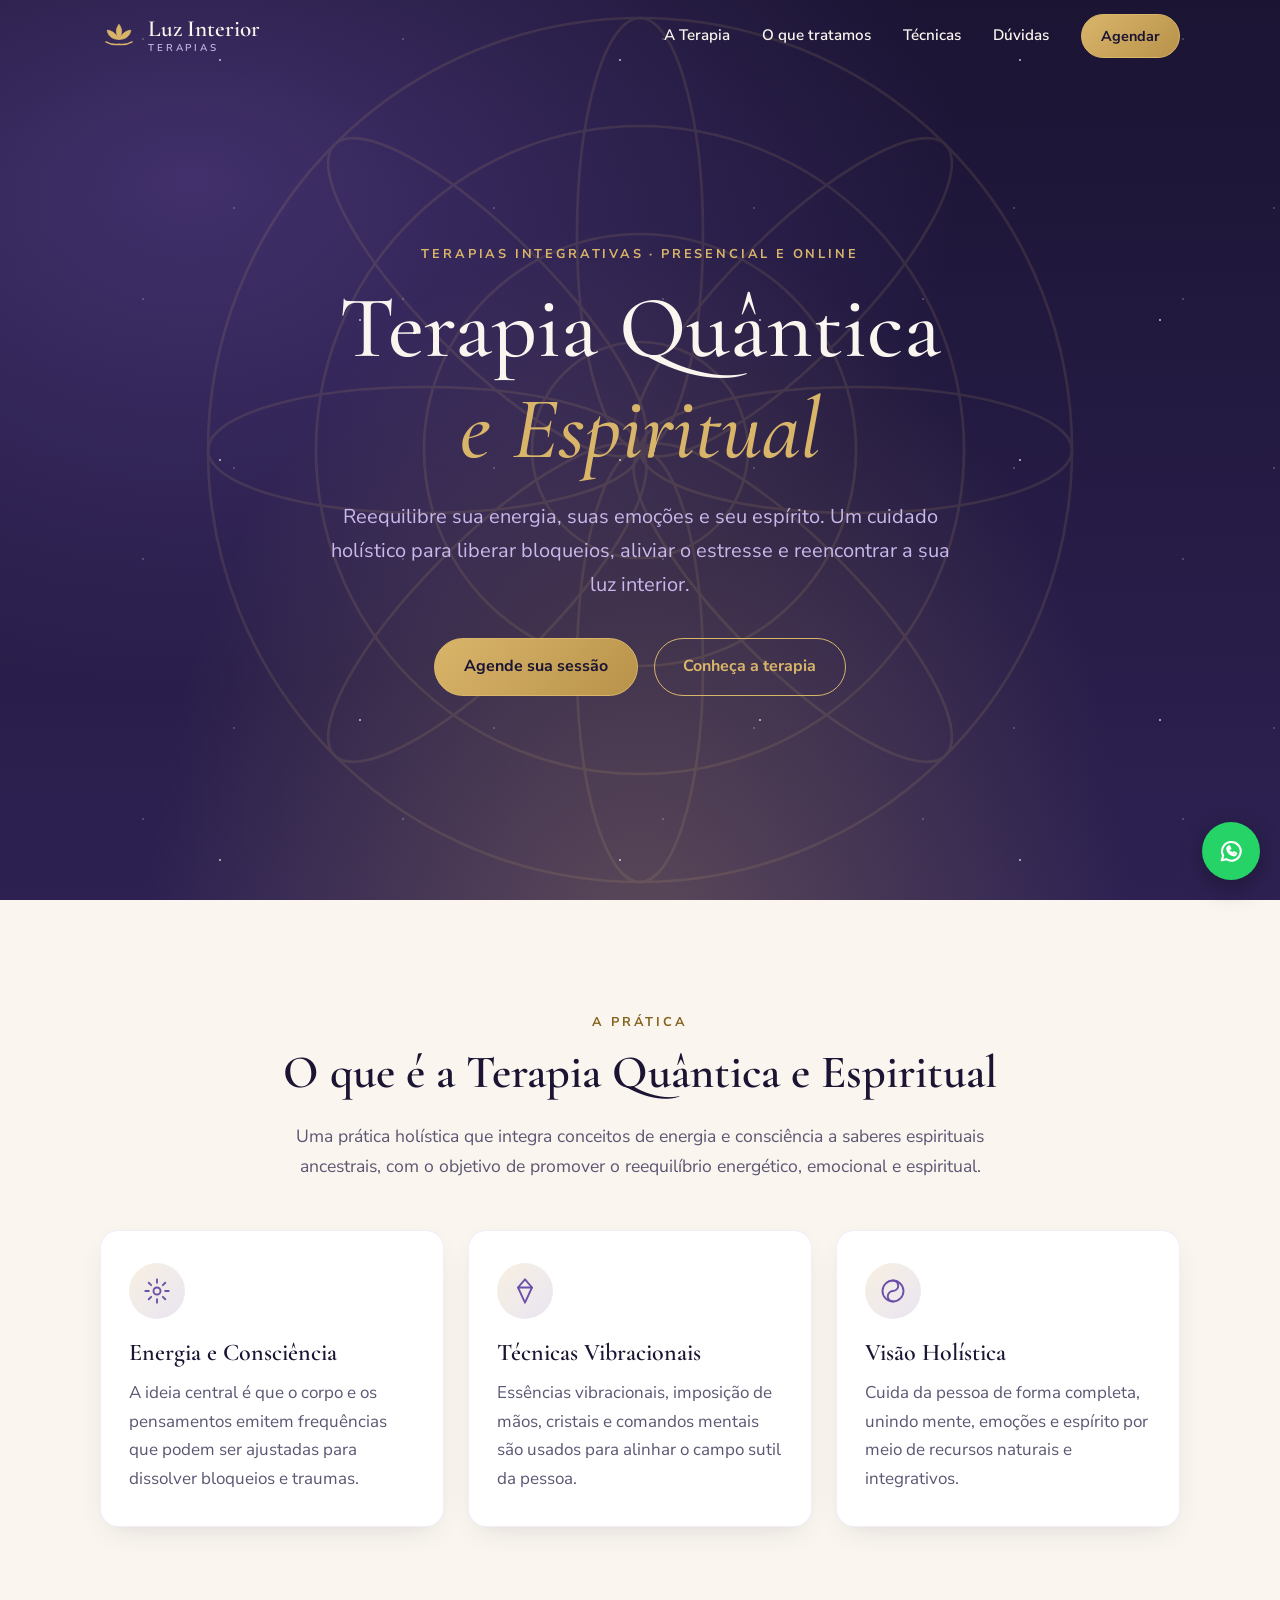
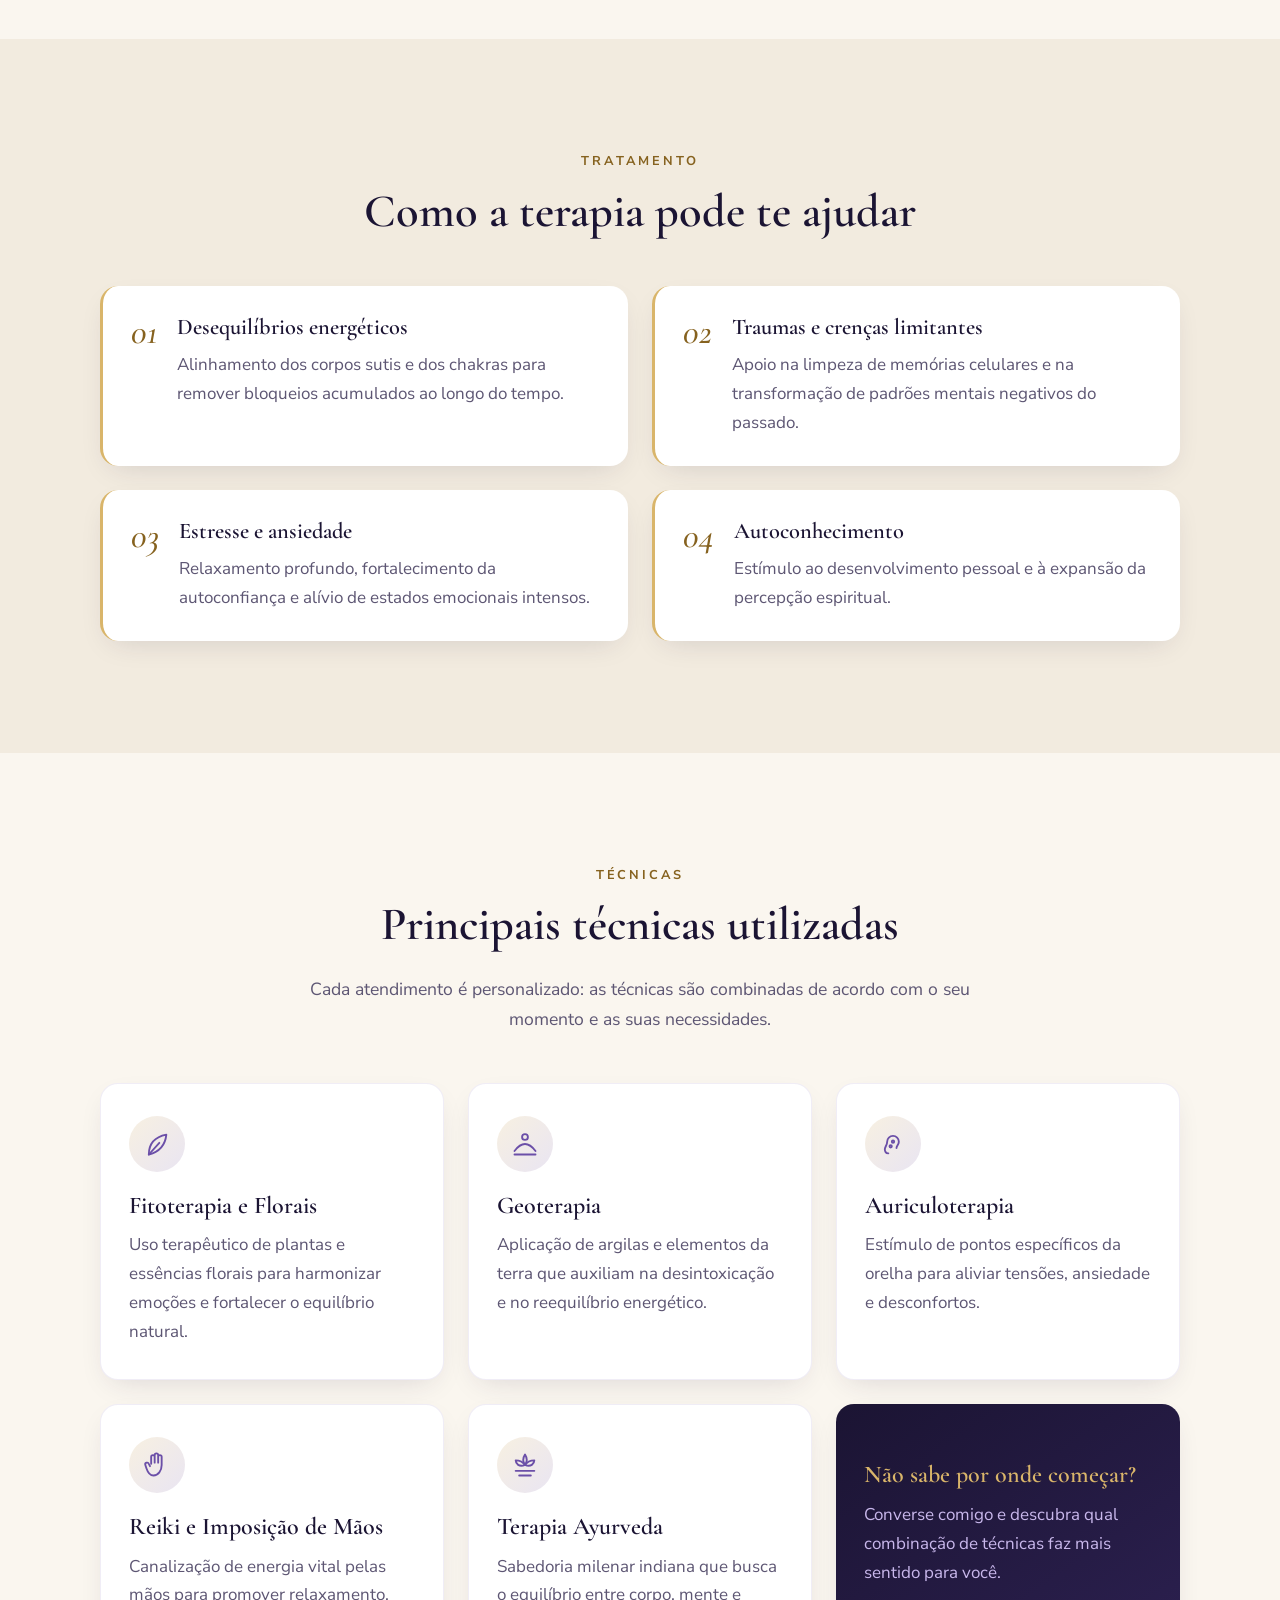
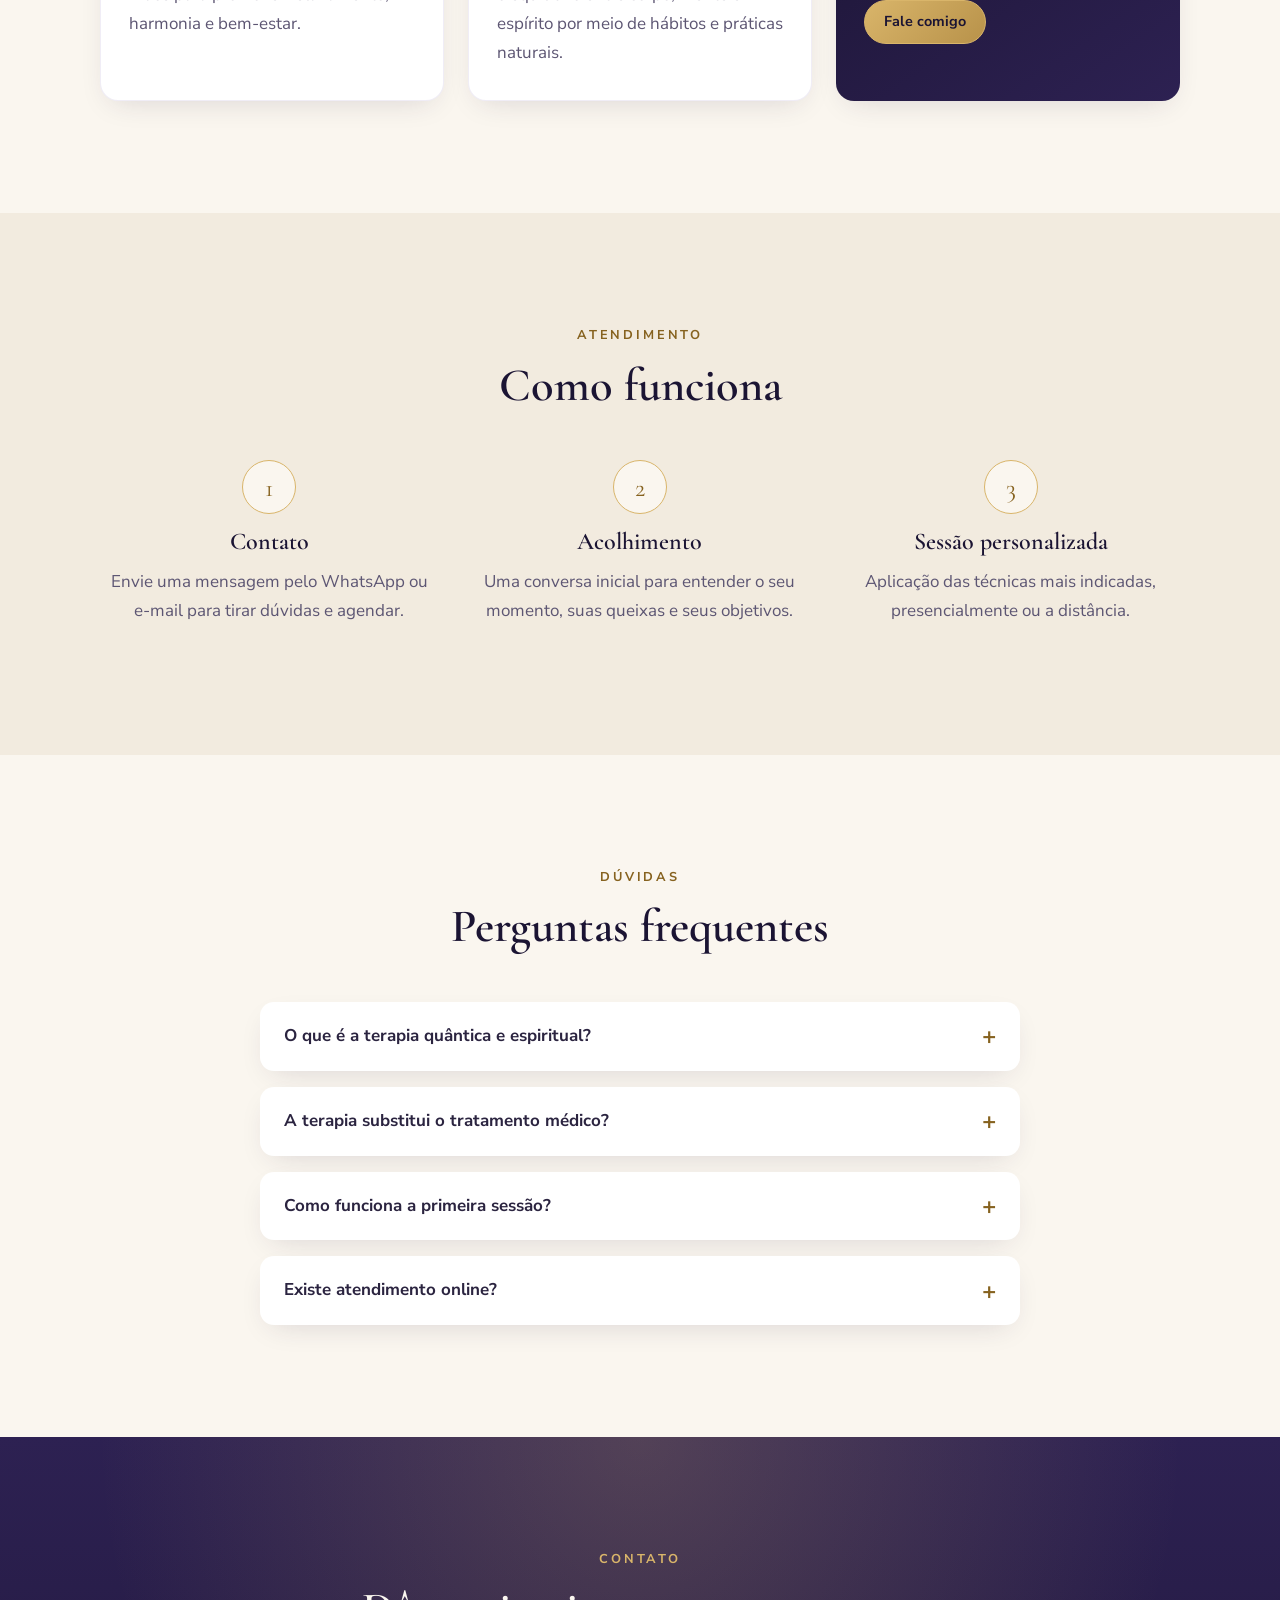
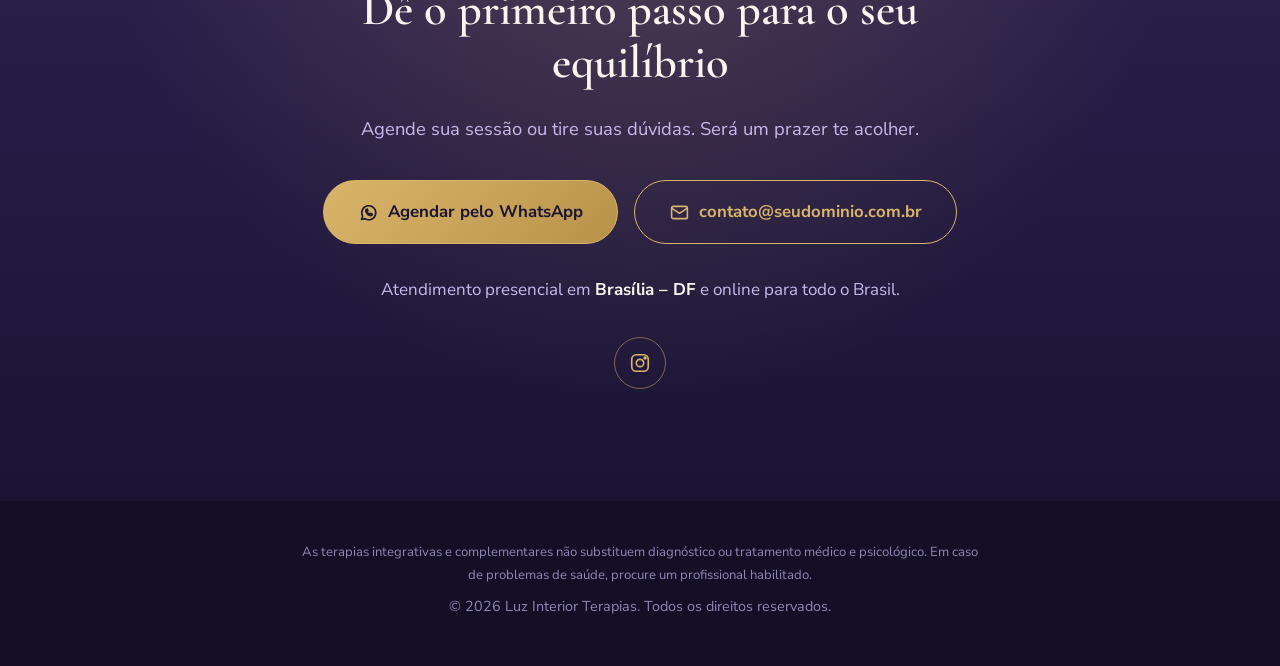
<file: index.html>
<!DOCTYPE html>
<!--
================================================================================
  LANDING PAGE — Terapia Quântica e Espiritual
  --------------------------------------------------------------------------------
  Estrutura do projeto:
    index.html            → página única (este arquivo)
    404.html              → página de erro
    assets/css/style.css  → estilos (variáveis de tema no topo)
    assets/js/main.js     → interações (menu mobile, animações, ano no rodapé)
    assets/img/           → favicon, imagem de compartilhamento (Open Graph)
    robots.txt / sitemap.xml / site.webmanifest / .htaccess
================================================================================
-->
<html lang="pt-BR">
<head>
  <meta charset="UTF-8">
  <meta name="viewport" content="width=device-width, initial-scale=1">

  <!-- ===================== SEO BÁSICO ===================== -->
  <title>Terapia Quântica e Espiritual em Sua Cidade | Luz Interior Terapias</title>
  <meta name="description" content="Terapia quântica e espiritual para equilíbrio energético e emocional: Reiki, florais, auriculoterapia, geoterapia e ayurveda. Agende sua sessão.">
  <meta name="keywords" content="terapia quântica, terapia espiritual, reiki, florais, fitoterapia, auriculoterapia, geoterapia, ayurveda, terapia holística, alinhamento de chakras">
  <meta name="author" content="Luz Interior Terapias">
  <meta name="robots" content="index, follow, max-image-preview:large">
  <link rel="canonical" href="https://www.seudominio.com.br/">
  <meta name="theme-color" content="#1b1433">

  <!-- ===================== OPEN GRAPH (Facebook, WhatsApp, LinkedIn) ===================== -->
  <meta property="og:type" content="website">
  <meta property="og:locale" content="pt_BR">
  <meta property="og:site_name" content="Luz Interior Terapias">
  <meta property="og:title" content="Terapia Quântica e Espiritual | Luz Interior Terapias">
  <meta property="og:description" content="Reequilíbrio energético, emocional e espiritual com Reiki, florais, auriculoterapia, geoterapia e ayurveda.">
  <meta property="og:url" content="https://www.seudominio.com.br/">
  <meta property="og:image" content="https://www.seudominio.com.br/assets/img/og-image.jpg">
  <meta property="og:image:width" content="1200">
  <meta property="og:image:height" content="630">
  <meta property="og:image:alt" content="Terapia Quântica e Espiritual — Luz Interior Terapias">

  <!-- ===================== TWITTER / X ===================== -->
  <meta name="twitter:card" content="summary_large_image">
  <meta name="twitter:title" content="Terapia Quântica e Espiritual | Luz Interior Terapias">
  <meta name="twitter:description" content="Reequilíbrio energético, emocional e espiritual. Agende sua sessão.">
  <meta name="twitter:image" content="https://www.seudominio.com.br/assets/img/og-image.jpg">

  <!-- ===================== ÍCONES E MANIFEST ===================== -->
  <link rel="icon" href="assets/img/favicon.svg" type="image/svg+xml">
  <link rel="icon" href="assets/img/favicon-32.png" sizes="32x32" type="image/png">
  <link rel="apple-touch-icon" href="assets/img/apple-touch-icon.png">
  <link rel="manifest" href="site.webmanifest">

  <!-- ===================== FONTES (auto-hospedadas em assets/fonts/) =====================
       Servidas do próprio domínio: sem requisição bloqueante a terceiros e sem
       envio do IP do visitante ao Google (LGPD). O preload inicia o download
       junto com o HTML; os @font-face ficam no início do style.css. -->
  <link rel="preload" href="assets/fonts/cormorant-garamond-latin-var.woff2" as="font" type="font/woff2" crossorigin>
  <link rel="preload" href="assets/fonts/cormorant-garamond-latin-500-italic.woff2" as="font" type="font/woff2" crossorigin>
  <link rel="preload" href="assets/fonts/nunito-sans-latin-var.woff2" as="font" type="font/woff2" crossorigin>

  <!-- ===================== ESTILOS ===================== -->
  <link rel="stylesheet" href="assets/css/style.css">

  <!-- ===================== DADOS ESTRUTURADOS (Schema.org / JSON-LD) =====================
       Ajudam o Google a entender o negócio (nome, serviços, contato, redes sociais)
       e podem gerar resultados enriquecidos. Teste em: https://search.google.com/test/rich-results -->
  <script type="application/ld+json">
  {
    "@context": "https://schema.org",
    "@type": "HealthAndBeautyBusiness",
    "@id": "https://www.seudominio.com.br/#negocio",
    "name": "Luz Interior Terapias",
    "description": "Terapia quântica e espiritual para reequilíbrio energético, emocional e espiritual.",
    "url": "https://www.seudominio.com.br/",
    "image": "https://www.seudominio.com.br/assets/img/og-image.jpg",
    "logo": "https://www.seudominio.com.br/assets/img/apple-touch-icon.png",
    "telephone": "+55-11-90000-0000",
    "email": "contato@seudominio.com.br",
    "priceRange": "$$",
    "address": {
      "@type": "PostalAddress",
      "addressLocality": "Sua Cidade",
      "addressRegion": "UF",
      "addressCountry": "BR"
    },
    "areaServed": "Sua Cidade e atendimentos online",
    "sameAs": [
      "https://www.instagram.com/seuperfil",
      "https://www.facebook.com/seuperfil",
      "https://www.youtube.com/@seuperfil"
    ],
    "hasOfferCatalog": {
      "@type": "OfferCatalog",
      "name": "Terapias",
      "itemListElement": [
        { "@type": "Offer", "itemOffered": { "@type": "Service", "name": "Fitoterapia e Florais" } },
        { "@type": "Offer", "itemOffered": { "@type": "Service", "name": "Geoterapia" } },
        { "@type": "Offer", "itemOffered": { "@type": "Service", "name": "Auriculoterapia" } },
        { "@type": "Offer", "itemOffered": { "@type": "Service", "name": "Reiki e Imposição de Mãos" } },
        { "@type": "Offer", "itemOffered": { "@type": "Service", "name": "Terapia Ayurveda" } }
      ]
    }
  }
  </script>
  <script type="application/ld+json">
  {
    "@context": "https://schema.org",
    "@type": "FAQPage",
    "mainEntity": [
      {
        "@type": "Question",
        "name": "O que é a terapia quântica e espiritual?",
        "acceptedAnswer": { "@type": "Answer", "text": "É uma prática holística e integrativa que trabalha o equilíbrio energético, emocional e espiritual da pessoa, utilizando técnicas como Reiki, florais, auriculoterapia, geoterapia e ayurveda." }
      },
      {
        "@type": "Question",
        "name": "A terapia substitui o tratamento médico?",
        "acceptedAnswer": { "@type": "Answer", "text": "Não. As terapias integrativas são complementares e não substituem diagnóstico, acompanhamento ou tratamento médico e psicológico." }
      },
      {
        "@type": "Question",
        "name": "Como funciona a primeira sessão?",
        "acceptedAnswer": { "@type": "Answer", "text": "A primeira sessão começa com uma conversa acolhedora para entender o seu momento e seus objetivos. A partir disso, as técnicas mais adequadas são escolhidas para você." }
      },
      {
        "@type": "Question",
        "name": "Existe atendimento online?",
        "acceptedAnswer": { "@type": "Answer", "text": "Sim, algumas práticas podem ser realizadas a distância. Entre em contato para saber quais modalidades estão disponíveis." }
      }
    ]
  }
  </script>

  <!-- ===================== RASTREAMENTO (OPCIONAL) =====================
       Para campanhas de tráfego pago, descomente e preencha os IDs abaixo.
       ATENÇÃO (LGPD): ao ativar pixels/analytics, adicione um aviso de cookies
       e uma política de privacidade.

  Google Analytics 4 — troque G-XXXXXXXXXX pelo seu ID:
  <script async src="https://www.googletagmanager.com/gtag/js?id=G-XXXXXXXXXX"></script>
  <script>
    window.dataLayer = window.dataLayer || [];
    function gtag(){dataLayer.push(arguments);}
    gtag('js', new Date());
    gtag('config', 'G-XXXXXXXXXX');
  </script>

  Meta Pixel (Facebook/Instagram Ads) — cole aqui o código gerado no Gerenciador de Eventos.
  -->
</head>

<body>
  <!-- Link de acessibilidade: permite pular direto para o conteúdo via teclado -->
  <a class="skip-link" href="#conteudo">Pular para o conteúdo</a>

  <!-- ============================================================
       CABEÇALHO / NAVEGAÇÃO
       ============================================================ -->
  <header class="site-header" id="topo">
    <div class="container header-inner">
      <a href="#topo" class="brand" aria-label="Luz Interior Terapias — início">
        <!-- Símbolo: flor de lótus estilizada (SVG inline, sem requisição extra) -->
        <svg class="brand-icon" viewBox="0 0 64 64" aria-hidden="true">
          <path d="M32 12c5 7 7 14 0 26-7-12-5-19 0-26z" />
          <path d="M32 38c-4-9-11-15-20-16 1 9 8 16 20 16z" />
          <path d="M32 38c4-9 11-15 20-16-1 9-8 16-20 16z" />
          <path d="M10 42c7 4 15 5 22 4 7 1 15 0 22-4" fill="none" stroke-width="2.5" stroke-linecap="round" />
        </svg>
        <span class="brand-name">Luz Interior <small>Terapias</small></span>
      </a>

      <button class="nav-toggle" aria-expanded="false" aria-controls="menu" aria-label="Abrir menu">
        <span></span><span></span><span></span>
      </button>

      <nav id="menu" class="site-nav" aria-label="Menu principal">
        <ul>
          <li><a href="#sobre">A Terapia</a></li>
          <li><a href="#tratamento">O que tratamos</a></li>
          <li><a href="#tecnicas">Técnicas</a></li>
          <li><a href="#faq">Dúvidas</a></li>
          <li><a href="#contato" class="btn btn-sm">Agendar</a></li>
        </ul>
      </nav>
    </div>
  </header>

  <main id="conteudo">

    <!-- ============================================================
         HERO — primeira dobra: título principal (H1) + chamada para ação
         ============================================================ -->
    <section class="hero" aria-labelledby="hero-titulo">
      <div class="hero-stars" aria-hidden="true"></div>
      <!-- Mandala decorativa ao fundo -->
      <svg class="hero-mandala" viewBox="0 0 200 200" aria-hidden="true">
        <g fill="none" stroke="currentColor" stroke-width="0.6">
          <circle cx="100" cy="100" r="96" />
          <circle cx="100" cy="100" r="72" />
          <circle cx="100" cy="100" r="48" />
          <circle cx="100" cy="100" r="24" />
          <g id="petalas">
            <ellipse cx="100" cy="52" rx="14" ry="48" />
            <ellipse cx="100" cy="52" rx="14" ry="48" transform="rotate(45 100 100)" />
            <ellipse cx="100" cy="52" rx="14" ry="48" transform="rotate(90 100 100)" />
            <ellipse cx="100" cy="52" rx="14" ry="48" transform="rotate(135 100 100)" />
            <ellipse cx="100" cy="52" rx="14" ry="48" transform="rotate(180 100 100)" />
            <ellipse cx="100" cy="52" rx="14" ry="48" transform="rotate(225 100 100)" />
            <ellipse cx="100" cy="52" rx="14" ry="48" transform="rotate(270 100 100)" />
            <ellipse cx="100" cy="52" rx="14" ry="48" transform="rotate(315 100 100)" />
          </g>
        </g>
      </svg>

      <div class="container hero-content">
        <p class="eyebrow">Terapias Integrativas · Presencial e Online</p>
        <h1 id="hero-titulo">Terapia Quântica <span>e Espiritual</span></h1>
        <p class="hero-lead">
          Reequilibre sua energia, suas emoções e seu espírito. Um cuidado holístico
          para liberar bloqueios, aliviar o estresse e reencontrar a sua luz interior.
        </p>
        <div class="hero-actions">
          <a href="#contato" class="btn">Agende sua sessão</a>
          <a href="#sobre" class="btn btn-ghost">Conheça a terapia</a>
        </div>
      </div>
    </section>

    <!-- ============================================================
         SOBRE A TERAPIA — o que é e como funciona a prática
         ============================================================ -->
    <section class="section" id="sobre" aria-labelledby="sobre-titulo">
      <div class="container">
        <header class="section-head reveal">
          <p class="eyebrow">A prática</p>
          <h2 id="sobre-titulo">O que é a Terapia Quântica e Espiritual</h2>
          <p>
            Uma prática holística que integra conceitos de energia e consciência a
            saberes espirituais ancestrais, com o objetivo de promover o reequilíbrio
            energético, emocional e espiritual.
          </p>
        </header>

        <div class="grid grid-3">
          <article class="card reveal">
            <div class="card-icon" aria-hidden="true">
              <svg viewBox="0 0 24 24"><circle cx="12" cy="12" r="3"/><path d="M12 2v3M12 19v3M2 12h3M19 12h3M4.9 4.9l2.1 2.1M17 17l2.1 2.1M4.9 19.1 7 17M17 7l2.1-2.1"/></svg>
            </div>
            <h3>Energia e Consciência</h3>
            <p>
              A ideia central é que o corpo e os pensamentos emitem frequências que
              podem ser ajustadas para dissolver bloqueios e traumas.
            </p>
          </article>

          <article class="card reveal">
            <div class="card-icon" aria-hidden="true">
              <svg viewBox="0 0 24 24"><path d="M12 2 6 9l6 13 6-13-6-7z"/><path d="M6 9h12"/></svg>
            </div>
            <h3>Técnicas Vibracionais</h3>
            <p>
              Essências vibracionais, imposição de mãos, cristais e comandos mentais
              são usados para alinhar o campo sutil da pessoa.
            </p>
          </article>

          <article class="card reveal">
            <div class="card-icon" aria-hidden="true">
              <svg viewBox="0 0 24 24"><circle cx="12" cy="12" r="9"/><path d="M12 3a4.5 4.5 0 0 1 0 9 4.5 4.5 0 0 0 0 9"/></svg>
            </div>
            <h3>Visão Holística</h3>
            <p>
              Cuida da pessoa de forma completa, unindo mente, emoções e espírito
              por meio de recursos naturais e integrativos.
            </p>
          </article>
        </div>
      </div>
    </section>

    <!-- ============================================================
         TRATAMENTO — o que a terapia trabalha (benefícios)
         ============================================================ -->
    <section class="section section-alt" id="tratamento" aria-labelledby="tratamento-titulo">
      <div class="container">
        <header class="section-head reveal">
          <p class="eyebrow">Tratamento</p>
          <h2 id="tratamento-titulo">Como a terapia pode te ajudar</h2>
        </header>

        <div class="grid grid-2">
          <article class="benefit reveal">
            <span class="benefit-num" aria-hidden="true">01</span>
            <div>
              <h3>Desequilíbrios energéticos</h3>
              <p>Alinhamento dos corpos sutis e dos chakras para remover bloqueios acumulados ao longo do tempo.</p>
            </div>
          </article>

          <article class="benefit reveal">
            <span class="benefit-num" aria-hidden="true">02</span>
            <div>
              <h3>Traumas e crenças limitantes</h3>
              <p>Apoio na limpeza de memórias celulares e na transformação de padrões mentais negativos do passado.</p>
            </div>
          </article>

          <article class="benefit reveal">
            <span class="benefit-num" aria-hidden="true">03</span>
            <div>
              <h3>Estresse e ansiedade</h3>
              <p>Relaxamento profundo, fortalecimento da autoconfiança e alívio de estados emocionais intensos.</p>
            </div>
          </article>

          <article class="benefit reveal">
            <span class="benefit-num" aria-hidden="true">04</span>
            <div>
              <h3>Autoconhecimento</h3>
              <p>Estímulo ao desenvolvimento pessoal e à expansão da percepção espiritual.</p>
            </div>
          </article>
        </div>
      </div>
    </section>

    <!-- ============================================================
         TÉCNICAS — principais técnicas utilizadas
         Para adicionar uma técnica, copie um bloco <article class="card technique">.
         ============================================================ -->
    <section class="section" id="tecnicas" aria-labelledby="tecnicas-titulo">
      <div class="container">
        <header class="section-head reveal">
          <p class="eyebrow">Técnicas</p>
          <h2 id="tecnicas-titulo">Principais técnicas utilizadas</h2>
          <p>Cada atendimento é personalizado: as técnicas são combinadas de acordo com o seu momento e as suas necessidades.</p>
        </header>

        <div class="grid grid-3 techniques">
          <article class="card technique reveal">
            <div class="card-icon" aria-hidden="true">
              <svg viewBox="0 0 24 24"><path d="M5 21c0-9 5-15 15-17-1 10-7 15-15 17z"/><path d="M5 21 14 11"/></svg>
            </div>
            <h3>Fitoterapia e Florais</h3>
            <p>Uso terapêutico de plantas e essências florais para harmonizar emoções e fortalecer o equilíbrio natural.</p>
          </article>

          <article class="card technique reveal">
            <div class="card-icon" aria-hidden="true">
              <svg viewBox="0 0 24 24"><path d="M3 18c3-4 6-6 9-6s6 2 9 6"/><path d="M3 21h18"/><circle cx="12" cy="6" r="2.5"/></svg>
            </div>
            <h3>Geoterapia</h3>
            <p>Aplicação de argilas e elementos da terra que auxiliam na desintoxicação e no reequilíbrio energético.</p>
          </article>

          <article class="card technique reveal">
            <div class="card-icon" aria-hidden="true">
              <svg viewBox="0 0 24 24"><path d="M8 20c-2 0-3-1.5-3-3.5S7 13 7 10a5 5 0 0 1 10 0c0 2.5-2 3.5-2 5.5"/><circle cx="12" cy="10" r="1"/><circle cx="10" cy="14" r="1"/></svg>
            </div>
            <h3>Auriculoterapia</h3>
            <p>Estímulo de pontos específicos da orelha para aliviar tensões, ansiedade e desconfortos.</p>
          </article>

          <article class="card technique reveal">
            <div class="card-icon" aria-hidden="true">
              <svg viewBox="0 0 24 24"><path d="M7 11V5a1.5 1.5 0 0 1 3 0v5M10 10V3.5a1.5 1.5 0 0 1 3 0V10M13 10V5a1.5 1.5 0 0 1 3 0v7c0 5-3 9-7 9-3 0-5-3-6-6l-1-3a1.5 1.5 0 0 1 3-1l1 2"/></svg>
            </div>
            <h3>Reiki e Imposição de Mãos</h3>
            <p>Canalização de energia vital pelas mãos para promover relaxamento, harmonia e bem-estar.</p>
          </article>

          <article class="card technique reveal">
            <div class="card-icon" aria-hidden="true">
              <svg viewBox="0 0 24 24"><path d="M12 3c2 3 2 6 0 9-2-3-2-6 0-9z"/><path d="M12 12c-2-3-5-4-8-4 0 3 3 6 8 4zM12 12c2-3 5-4 8-4 0 3-3 6-8 4z"/><path d="M4 17h16M7 21h10"/></svg>
            </div>
            <h3>Terapia Ayurveda</h3>
            <p>Sabedoria milenar indiana que busca o equilíbrio entre corpo, mente e espírito por meio de hábitos e práticas naturais.</p>
          </article>

          <!-- Card de chamada para ação que completa a grade de 6 -->
          <article class="card technique card-cta reveal">
            <h3>Não sabe por onde começar?</h3>
            <p>Converse comigo e descubra qual combinação de técnicas faz mais sentido para você.</p>
            <a href="#contato" class="btn btn-sm">Fale comigo</a>
          </article>
        </div>
      </div>
    </section>

    <!-- ============================================================
         COMO FUNCIONA — passos do atendimento
         ============================================================ -->
    <section class="section section-alt" id="como-funciona" aria-labelledby="passos-titulo">
      <div class="container">
        <header class="section-head reveal">
          <p class="eyebrow">Atendimento</p>
          <h2 id="passos-titulo">Como funciona</h2>
        </header>
        <ol class="steps">
          <li class="reveal">
            <h3>Contato</h3>
            <p>Envie uma mensagem pelo WhatsApp ou e-mail para tirar dúvidas e agendar.</p>
          </li>
          <li class="reveal">
            <h3>Acolhimento</h3>
            <p>Uma conversa inicial para entender o seu momento, suas queixas e seus objetivos.</p>
          </li>
          <li class="reveal">
            <h3>Sessão personalizada</h3>
            <p>Aplicação das técnicas mais indicadas, presencialmente ou a distância.</p>
          </li>
        </ol>
      </div>
    </section>

    <!-- ============================================================
         FAQ — perguntas frequentes (também marcado em JSON-LD no <head>)
         <details>/<summary> funciona sem JavaScript.
         ============================================================ -->
    <section class="section" id="faq" aria-labelledby="faq-titulo">
      <div class="container container-narrow">
        <header class="section-head reveal">
          <p class="eyebrow">Dúvidas</p>
          <h2 id="faq-titulo">Perguntas frequentes</h2>
        </header>

        <div class="faq">
          <details class="reveal">
            <summary>O que é a terapia quântica e espiritual?</summary>
            <p>É uma prática holística e integrativa que trabalha o equilíbrio energético, emocional e espiritual da pessoa, utilizando técnicas como Reiki, florais, auriculoterapia, geoterapia e ayurveda.</p>
          </details>
          <details class="reveal">
            <summary>A terapia substitui o tratamento médico?</summary>
            <p>Não. As terapias integrativas são complementares e não substituem diagnóstico, acompanhamento ou tratamento médico e psicológico.</p>
          </details>
          <details class="reveal">
            <summary>Como funciona a primeira sessão?</summary>
            <p>A primeira sessão começa com uma conversa acolhedora para entender o seu momento e seus objetivos. A partir disso, as técnicas mais adequadas são escolhidas para você.</p>
          </details>
          <details class="reveal">
            <summary>Existe atendimento online?</summary>
            <p>Sim, algumas práticas podem ser realizadas a distância. Entre em contato para saber quais modalidades estão disponíveis.</p>
          </details>
        </div>
      </div>
    </section>

    <!-- ============================================================
         CONTATO E REDES SOCIAIS
         ============================================================ -->
    <section class="section contact" id="contato" aria-labelledby="contato-titulo">
      <div class="container contact-inner reveal">
        <p class="eyebrow">Contato</p>
        <h2 id="contato-titulo">Dê o primeiro passo para o seu equilíbrio</h2>
        <p class="contact-lead">Agende sua sessão ou tire suas dúvidas. Será um prazer te acolher.</p>

        <div class="contact-actions">
          <a class="btn btn-lg" data-track="whatsapp"
             href="https://wa.me/5561998837963?text=Ol%C3%A1!%20Vim%20pelo%20site%20e%20gostaria%20de%20agendar%20uma%20sess%C3%A3o."
             target="_blank" rel="noopener">
            <svg viewBox="0 0 24 24" aria-hidden="true"><path d="M4 20l1.3-3.9A8 8 0 1 1 8 19z"/><path d="M9 9.5c.5 2 2.5 4 4.5 4.5l1-1 2 1c-.5 1.5-1.5 2-3 1.5A7 7 0 0 1 9 11c-.5-1.5 0-2.5 1.5-3l1 2z"/></svg>
            Agendar pelo WhatsApp
          </a>
          <a class="btn btn-ghost btn-lg" data-track="email" href="mailto:contato@seudominio.com.br?subject=Agendamento%20de%20sess%C3%A3o">
            <svg viewBox="0 0 24 24" aria-hidden="true"><rect x="3" y="5" width="18" height="14" rx="2"/><path d="m3 7 9 6 9-6"/></svg>
            contato@seudominio.com.br
          </a>
        </div>

        <p class="contact-info">
          Atendimento presencial em <strong>Brasília – DF</strong> e online para todo o Brasil.
        </p>

        <ul class="social" aria-label="Redes sociais">
          <li>
            <a href="https://www.instagram.com/seuperfil" target="_blank" rel="noopener" aria-label="Instagram" data-track="instagram">
              <svg viewBox="0 0 24 24" aria-hidden="true"><rect x="3" y="3" width="18" height="18" rx="5"/><circle cx="12" cy="12" r="4"/><circle cx="17.5" cy="6.5" r="1" class="fill"/></svg>
            </a>
          </li>
          <!-- <li>
            <a href="https://www.facebook.com/seuperfil" target="_blank" rel="noopener" aria-label="Facebook" data-track="facebook">
              <svg viewBox="0 0 24 24" aria-hidden="true"><path d="M14 8h3V4h-3a4 4 0 0 0-4 4v2H7v4h3v7h4v-7h3l1-4h-4V8z"/></svg>
            </a>
          </li>
          <li>
            <a href="https://www.youtube.com/@seuperfil" target="_blank" rel="noopener" aria-label="YouTube" data-track="youtube">
              <svg viewBox="0 0 24 24" aria-hidden="true"><rect x="2" y="5" width="20" height="14" rx="4"/><path d="m10 9 5 3-5 3z" class="fill"/></svg>
            </a>
          </li> -->
        </ul>
      </div>
    </section>
  </main>

  <!-- ============================================================
       RODAPÉ — inclui aviso legal (importante para anúncios e ética profissional)
       ============================================================ -->
  <footer class="site-footer">
    <div class="container">
      <p class="disclaimer">
        As terapias integrativas e complementares não substituem diagnóstico ou
        tratamento médico e psicológico. Em caso de problemas de saúde, procure um
        profissional habilitado.
      </p>
      <p>&copy; <span id="ano">2026</span> Luz Interior Terapias. Todos os direitos reservados.</p>
    </div>
    <!-- Botão flutuante de WhatsApp (principal canal de conversão). Fica dentro do
         <footer> para pertencer a um "landmark" (acessibilidade); na tela é fixo. -->
    <a class="whatsapp-float" data-track="whatsapp-flutuante"
       href="https://wa.me/5561998837963?text=Ol%C3%A1!%20Vim%20pelo%20site%20e%20gostaria%20de%20agendar%20uma%20sess%C3%A3o."
       target="_blank" rel="noopener" aria-label="Conversar pelo WhatsApp">
      <svg viewBox="0 0 24 24" aria-hidden="true"><path d="M4 20l1.3-3.9A8 8 0 1 1 8 19z"/><path d="M9 9.5c.5 2 2.5 4 4.5 4.5l1-1 2 1c-.5 1.5-1.5 2-3 1.5A7 7 0 0 1 9 11c-.5-1.5 0-2.5 1.5-3l1 2z"/></svg>
    </a>
  </footer>


  <!-- Script carregado com "defer": não bloqueia a renderização da página -->
  <script src="assets/js/main.js" defer></script>
</body>
</html>
</file>
<file: assets/css/style.css>
/* ==========================================================================
   Terapia Quântica e Espiritual — Folha de estilos
   --------------------------------------------------------------------------
   Índice:
     0. Fontes (@font-face, arquivos em assets/fonts/)
     1. Variáveis de tema (cores, fontes, espaçamentos)  ← personalize aqui
     2. Reset e base
     3. Utilitários (container, botões, títulos)
     4. Cabeçalho e navegação
     5. Hero
     6. Seções e cards
     7. Benefícios, passos e FAQ
     8. Contato e redes sociais
     9. Rodapé e botão flutuante
    10. Animações
    11. Responsividade
    12. Página 404
   Abordagem mobile-first: estilos base para celular, media queries ampliam.
   ========================================================================== */


/* 0. FONTES
   --------------------------------------------------------------------------
   Auto-hospedadas (licença SIL OFL, ver assets/fonts/LICENSE-OFL.txt).
   Apenas o subconjunto "latin" (cobre todo o português). As versões
   variáveis cobrem vários pesos em um único arquivo:
     - Cormorant Garamond variável → pesos 300–700 (normal)
     - Cormorant Garamond 500 itálico → destaques em itálico
     - Nunito Sans variável → pesos 200–1000 (texto)
   font-display: swap → o texto aparece na hora com a fonte do sistema.
   ========================================================================== */
@font-face {
  font-family: "Cormorant Garamond";
  font-style: normal;
  font-weight: 300 700;
  font-display: swap;
  src: url("../fonts/cormorant-garamond-latin-var.woff2") format("woff2");
}
@font-face {
  font-family: "Cormorant Garamond";
  font-style: italic;
  font-weight: 500;
  font-display: swap;
  src: url("../fonts/cormorant-garamond-latin-500-italic.woff2") format("woff2");
}
@font-face {
  font-family: "Nunito Sans";
  font-style: normal;
  font-weight: 200 1000;
  font-display: swap;
  src: url("../fonts/nunito-sans-latin-var.woff2") format("woff2");
}


/* 1. VARIÁVEIS DE TEMA
   ========================================================================== */
:root {
  /* Paleta: céu noturno (índigo/violeta) + dourado + creme */
  --c-night:        #1b1433;   /* fundo escuro principal */
  --c-night-2:      #2d2152;   /* variação do fundo escuro */
  --c-violet:       #6b4fa8;   /* destaque secundário */
  --c-lavender:     #c9b8ec;   /* textos claros em fundo escuro */
  --c-gold:         #d9b56a;   /* destaque principal / botões */
  --c-gold-dark:    #b8924a;   /* só para fundos/gradientes */
  --c-gold-text:    #86621f;   /* dourado para TEXTO em fundo claro (contraste ≥ 4.5:1, WCAG AA) */
  --c-cream:        #faf6ef;   /* fundo claro */
  --c-cream-2:      #f2ebdf;   /* fundo claro alternado */
  --c-text:         #2b2440;   /* texto principal */
  --c-text-soft:    #5d5673;   /* texto secundário */
  --c-white:        #ffffff;

  /* Tipografia */
  --f-display: "Cormorant Garamond", Georgia, "Times New Roman", serif;
  --f-body:    "Nunito Sans", system-ui, -apple-system, "Segoe UI", Roboto, sans-serif;

  /* Espaçamentos e formas */
  --space-section: clamp(4rem, 9vw, 7rem);
  --radius:        18px;
  --radius-pill:   999px;
  --shadow-soft:   0 10px 30px -12px rgba(43, 36, 64, 0.18);
  --shadow-glow:   0 0 40px -8px rgba(217, 181, 106, 0.55);
  --container:     1120px;
  --header-h:      72px;
}


/* 2. RESET E BASE
   ========================================================================== */
*,
*::before,
*::after { box-sizing: border-box; }

html {
  scroll-behavior: smooth;
  scroll-padding-top: var(--header-h); /* âncoras não ficam sob o header fixo */
  -webkit-text-size-adjust: 100%;
}

body {
  margin: 0;
  font-family: var(--f-body);
  font-size: 1.0625rem;
  line-height: 1.7;
  color: var(--c-text);
  background: var(--c-cream);
  -webkit-font-smoothing: antialiased;
}

img, svg { display: block; max-width: 100%; }

h1, h2, h3 {
  font-family: var(--f-display);
  font-weight: 600;
  line-height: 1.15;
  margin: 0 0 .5em;
  color: var(--c-night);
}
h2 { font-size: clamp(2rem, 4.5vw, 2.9rem); }
h3 { font-size: 1.5rem; }
p  { margin: 0 0 1em; }

a { color: var(--c-violet); }

ul, ol { margin: 0; padding: 0; list-style: none; }

/* Foco visível para navegação por teclado (acessibilidade) */
:focus-visible {
  outline: 2px solid var(--c-gold);
  outline-offset: 3px;
  border-radius: 4px;
}

.skip-link {
  position: absolute;
  left: 1rem;
  top: -100px;
  z-index: 200;
  padding: .6rem 1rem;
  background: var(--c-gold);
  color: var(--c-night);
  border-radius: 8px;
  font-weight: 700;
}
.skip-link:focus { top: 1rem; }


/* 3. UTILITÁRIOS
   ========================================================================== */
.container {
  width: 100%;
  max-width: var(--container);
  margin-inline: auto;
  padding-inline: 1.25rem;
}
.container-narrow { max-width: 800px; }

/* Texto pequeno em caixa alta acima dos títulos */
.eyebrow {
  font-size: .8rem;
  font-weight: 700;
  letter-spacing: .22em;
  text-transform: uppercase;
  color: var(--c-gold-text);
  margin-bottom: .75rem;
}

/* Botões */
.btn {
  display: inline-flex;
  align-items: center;
  justify-content: center;
  gap: .6rem;
  padding: .9rem 1.8rem;
  border: 1.5px solid var(--c-gold);
  border-radius: var(--radius-pill);
  background: linear-gradient(135deg, var(--c-gold), var(--c-gold-dark));
  color: var(--c-night);
  font-family: var(--f-body);
  font-weight: 700;
  font-size: 1rem;
  text-decoration: none;
  cursor: pointer;
  transition: transform .25s ease, box-shadow .25s ease, background .25s ease;
}
.btn:hover { transform: translateY(-2px); box-shadow: var(--shadow-glow); }
.btn svg {
  width: 1.25em; height: 1.25em;
  fill: none; stroke: currentColor; stroke-width: 1.8;
  stroke-linecap: round; stroke-linejoin: round;
}
.btn-ghost {
  background: transparent;
  color: var(--c-gold);
}
.btn-ghost:hover { background: rgba(217, 181, 106, .12); }
.btn-sm { padding: .55rem 1.2rem; font-size: .9rem; }
.btn-lg { padding: 1.05rem 2.1rem; font-size: 1.05rem; }

/* Cabeçalho padrão de seção */
.section-head {
  max-width: 720px;
  margin: 0 auto 3rem;
  text-align: center;
}
.section-head p:not(.eyebrow) { color: var(--c-text-soft); font-size: 1.1rem; }


/* 4. CABEÇALHO E NAVEGAÇÃO
   ========================================================================== */
.site-header {
  position: fixed;
  inset: 0 0 auto 0;
  z-index: 100;
  height: var(--header-h);
  transition: background .3s ease, box-shadow .3s ease;
}
/* Classe adicionada via JS quando a página é rolada */
.site-header.is-scrolled {
  background: rgba(27, 20, 51, .92);
  backdrop-filter: blur(10px);
  -webkit-backdrop-filter: blur(10px);
  box-shadow: 0 4px 20px rgba(0, 0, 0, .2);
}

.header-inner {
  height: 100%;
  display: flex;
  align-items: center;
  justify-content: space-between;
}

.brand {
  display: flex;
  align-items: center;
  gap: .6rem;
  text-decoration: none;
  color: var(--c-cream);
}
.brand-icon { width: 38px; height: 38px; fill: var(--c-gold); stroke: var(--c-gold); }
.brand-name {
  font-family: var(--f-display);
  font-size: 1.45rem;
  font-weight: 600;
  line-height: 1;
}
.brand-name small {
  display: block;
  font-family: var(--f-body);
  font-size: .62rem;
  letter-spacing: .3em;
  text-transform: uppercase;
  color: var(--c-lavender);
  margin-top: .2rem;
}

/* Botão hambúrguer (mobile) */
.nav-toggle {
  display: flex;
  flex-direction: column;
  gap: 5px;
  padding: 10px;
  background: none;
  border: 0;
  cursor: pointer;
}
.nav-toggle span {
  width: 24px; height: 2px;
  background: var(--c-cream);
  border-radius: 2px;
  transition: transform .3s ease, opacity .3s ease;
}
.nav-toggle[aria-expanded="true"] span:nth-child(1) { transform: translateY(7px) rotate(45deg); }
.nav-toggle[aria-expanded="true"] span:nth-child(2) { opacity: 0; }
.nav-toggle[aria-expanded="true"] span:nth-child(3) { transform: translateY(-7px) rotate(-45deg); }

/* Menu mobile: painel que desce do topo */
.site-nav {
  position: absolute;
  top: var(--header-h);
  left: 0; right: 0;
  background: var(--c-night);
  padding: 1rem 1.25rem 1.75rem;
  transform: translateY(-10px);
  opacity: 0;
  visibility: hidden;
  transition: opacity .3s ease, transform .3s ease, visibility .3s;
}
.site-nav.is-open { opacity: 1; visibility: visible; transform: none; }
.site-nav ul { display: flex; flex-direction: column; gap: .5rem; }
.site-nav a:not(.btn) {
  display: block;
  padding: .6rem 0;
  color: var(--c-cream);
  text-decoration: none;
  font-weight: 600;
}
.site-nav a:not(.btn):hover { color: var(--c-gold); }
.site-nav .btn { margin-top: .5rem; align-self: flex-start; }


/* 5. HERO
   ========================================================================== */
.hero {
  position: relative;
  overflow: hidden;
  min-height: 100vh;
  min-height: 100svh;
  display: flex;
  align-items: center;
  padding: calc(var(--header-h) + 3rem) 0 5rem;
  color: var(--c-cream);
  text-align: center;
  background:
    radial-gradient(ellipse at 50% 110%, rgba(217, 181, 106, .28), transparent 55%),
    radial-gradient(ellipse at 15% 20%, rgba(107, 79, 168, .45), transparent 50%),
    linear-gradient(180deg, var(--c-night) 0%, var(--c-night-2) 100%);
}

/* Campo de estrelas feito só com CSS (sem imagens) */
.hero-stars,
.hero-stars::after {
  position: absolute;
  inset: 0;
  background-image:
    radial-gradient(1px 1px at 10% 20%, #fff 50%, transparent 51%),
    radial-gradient(1px 1px at 30% 70%, #fff 50%, transparent 51%),
    radial-gradient(1.5px 1.5px at 55% 15%, #fff 50%, transparent 51%),
    radial-gradient(1px 1px at 75% 45%, #fff 50%, transparent 51%),
    radial-gradient(1.5px 1.5px at 90% 80%, #fff 50%, transparent 51%),
    radial-gradient(1px 1px at 65% 88%, #fff 50%, transparent 51%),
    radial-gradient(1px 1px at 20% 90%, #fff 50%, transparent 51%),
    radial-gradient(1px 1px at 85% 10%, #fff 50%, transparent 51%);
  background-size: 400px 400px;
  opacity: .55;
  animation: twinkle 6s ease-in-out infinite alternate;
}
.hero-stars::after {
  content: "";
  background-size: 260px 260px;
  animation-delay: 3s;
  opacity: .35;
}

.hero-mandala {
  position: absolute;
  width: min(900px, 140vw);
  left: 50%; top: 50%;
  transform: translate(-50%, -50%);
  color: var(--c-gold);
  opacity: .12;
  animation: spin 120s linear infinite;
  pointer-events: none;
}

.hero-content { position: relative; z-index: 1; }
.hero .eyebrow { color: var(--c-gold); }
.hero h1 {
  color: var(--c-cream);
  font-size: clamp(2.8rem, 9vw, 5.5rem);
  font-weight: 500;
  margin-bottom: 1.25rem;
}
.hero h1 span {
  display: block;
  font-style: italic;
  color: var(--c-gold);
}
.hero-lead {
  max-width: 620px;
  margin: 0 auto 2.25rem;
  font-size: clamp(1.05rem, 2.2vw, 1.25rem);
  color: var(--c-lavender);
}
.hero-actions {
  display: flex;
  flex-wrap: wrap;
  justify-content: center;
  gap: 1rem;
}


/* 6. SEÇÕES E CARDS
   ========================================================================== */
.section { padding-block: var(--space-section); }
.section-alt { background: var(--c-cream-2); }

.grid { display: grid; gap: 1.5rem; }

.card {
  position: relative;
  padding: 2rem 1.75rem;
  background: var(--c-white);
  border: 1px solid rgba(107, 79, 168, .1);
  border-radius: var(--radius);
  box-shadow: var(--shadow-soft);
  transition: transform .3s ease, box-shadow .3s ease;
}
.card:hover { transform: translateY(-4px); box-shadow: 0 18px 40px -16px rgba(43, 36, 64, .28); }
.card p { color: var(--c-text-soft); margin: 0; }

.card-icon {
  display: grid;
  place-items: center;
  width: 56px; height: 56px;
  margin-bottom: 1.25rem;
  border-radius: 50%;
  background: linear-gradient(135deg, rgba(217, 181, 106, .2), rgba(107, 79, 168, .15));
}
.card-icon svg {
  width: 28px; height: 28px;
  fill: none;
  stroke: var(--c-violet);
  stroke-width: 1.6;
  stroke-linecap: round;
  stroke-linejoin: round;
}

/* Card escuro de chamada para ação dentro da grade de técnicas */
.card-cta {
  display: flex;
  flex-direction: column;
  justify-content: center;
  align-items: flex-start;
  gap: .75rem;
  background: linear-gradient(145deg, var(--c-night), var(--c-night-2));
  border: 0;
}
.card-cta h3 { color: var(--c-gold); margin: 0; }
.card-cta p { color: var(--c-lavender); }


/* 7. BENEFÍCIOS, PASSOS E FAQ
   ========================================================================== */
.benefit {
  display: flex;
  gap: 1.25rem;
  padding: 1.75rem;
  background: var(--c-white);
  border-radius: var(--radius);
  border-left: 3px solid var(--c-gold);
  box-shadow: var(--shadow-soft);
}
.benefit h3 { font-size: 1.4rem; }
.benefit p { margin: 0; color: var(--c-text-soft); }
.benefit-num {
  flex-shrink: 0;
  font-family: var(--f-display);
  font-size: 2.2rem;
  font-style: italic;
  line-height: 1;
  color: var(--c-gold-text);
}

/* Passos numerados automaticamente via contador CSS */
.steps {
  display: grid;
  gap: 2rem;
  counter-reset: passo;
}
.steps li {
  position: relative;
  padding-top: 4.25rem;
  text-align: center;
  counter-increment: passo;
}
.steps li::before {
  content: counter(passo);
  position: absolute;
  top: 0; left: 50%;
  transform: translateX(-50%);
  display: grid;
  place-items: center;
  width: 54px; height: 54px;
  border-radius: 50%;
  border: 1.5px solid var(--c-gold);
  font-family: var(--f-display);
  font-size: 1.6rem;
  color: var(--c-gold-text);
  background: var(--c-cream);
}
.steps p { color: var(--c-text-soft); max-width: 320px; margin-inline: auto; }

/* FAQ com <details>, sem dependência de JS */
.faq { display: grid; gap: 1rem; }
.faq details {
  background: var(--c-white);
  border-radius: 14px;
  box-shadow: var(--shadow-soft);
  overflow: hidden;
}
.faq summary {
  position: relative;
  padding: 1.25rem 3.5rem 1.25rem 1.5rem;
  font-weight: 700;
  cursor: pointer;
  list-style: none;
}
.faq summary::-webkit-details-marker { display: none; }
.faq summary::after {
  content: "+";
  position: absolute;
  right: 1.5rem; top: 50%;
  transform: translateY(-50%);
  font-size: 1.5rem;
  color: var(--c-gold-text);
  transition: transform .3s ease;
}
.faq details[open] summary::after { transform: translateY(-50%) rotate(45deg); }
.faq details p { padding: 0 1.5rem 1.25rem; margin: 0; color: var(--c-text-soft); }


/* 8. CONTATO E REDES SOCIAIS
   ========================================================================== */
.contact {
  position: relative;
  text-align: center;
  color: var(--c-cream);
  background:
    radial-gradient(ellipse at 50% 0%, rgba(217, 181, 106, .22), transparent 60%),
    linear-gradient(180deg, var(--c-night-2), var(--c-night));
}
.contact h2 { color: var(--c-cream); max-width: 700px; margin-inline: auto; }
.contact .eyebrow { color: var(--c-gold); }
.contact-lead { color: var(--c-lavender); font-size: 1.15rem; margin-bottom: 2.25rem; }

.contact-actions {
  display: flex;
  flex-direction: column;
  align-items: center;
  gap: 1rem;
  margin-bottom: 2rem;
}
.contact-actions .btn { width: 100%; max-width: 360px; }
.contact-actions .btn-ghost { word-break: break-all; }

.contact-info { color: var(--c-lavender); }
.contact-info strong { color: var(--c-cream); }

.social {
  display: flex;
  justify-content: center;
  gap: 1rem;
  margin-top: 2rem;
}
.social a {
  display: grid;
  place-items: center;
  width: 52px; height: 52px;
  border-radius: 50%;
  border: 1.5px solid rgba(217, 181, 106, .5);
  color: var(--c-gold);
  transition: background .25s ease, color .25s ease, transform .25s ease;
}
.social a:hover { background: var(--c-gold); color: var(--c-night); transform: translateY(-3px); }
.social svg {
  width: 22px; height: 22px;
  fill: none; stroke: currentColor; stroke-width: 1.8;
  stroke-linecap: round; stroke-linejoin: round;
}
.social svg .fill { fill: currentColor; }


/* 9. RODAPÉ E BOTÃO FLUTUANTE
   ========================================================================== */
.site-footer {
  padding: 2.5rem 0 5.5rem;
  background: #140f27;
  color: rgba(201, 184, 236, .7);
  font-size: .9rem;
  text-align: center;
}
.site-footer p { margin: 0 0 .5rem; }
.disclaimer { max-width: 680px; margin-inline: auto !important; font-size: .82rem; } /* sem opacity: manteria o contraste abaixo de 4.5:1 */

.whatsapp-float {
  position: fixed;
  right: 1.25rem; bottom: 1.25rem;
  z-index: 90;
  display: grid;
  place-items: center;
  width: 58px; height: 58px;
  border-radius: 50%;
  background: #25d366;
  color: var(--c-white);
  box-shadow: 0 8px 24px rgba(0, 0, 0, .3);
  transition: transform .25s ease;
}
.whatsapp-float:hover { transform: scale(1.08); }
.whatsapp-float svg {
  width: 28px; height: 28px;
  fill: none; stroke: currentColor; stroke-width: 1.8;
  stroke-linecap: round; stroke-linejoin: round;
}


/* 10. ANIMAÇÕES
   ========================================================================== */
@keyframes spin    { to { transform: translate(-50%, -50%) rotate(360deg); } }
@keyframes twinkle { from { opacity: .25; } to { opacity: .7; } }

/* Revelação suave ao rolar. A classe .js é adicionada pelo main.js,
   então sem JavaScript o conteúdo continua visível normalmente. */
.js .reveal {
  opacity: 0;
  transform: translateY(24px);
  transition: opacity .8s ease, transform .8s ease;
}
.js .reveal.is-visible { opacity: 1; transform: none; }

/* Respeita quem prefere menos movimento (acessibilidade) */
@media (prefers-reduced-motion: reduce) {
  html { scroll-behavior: auto; }
  *, *::before, *::after {
    animation: none !important;
    transition: none !important;
  }
  .js .reveal { opacity: 1; transform: none; }
}


/* 11. RESPONSIVIDADE
   ========================================================================== */
@media (min-width: 640px) {
  .grid-2 { grid-template-columns: repeat(2, 1fr); }
  .grid-3 { grid-template-columns: repeat(2, 1fr); }
  .contact-actions { flex-direction: row; justify-content: center; }
  .contact-actions .btn { width: auto; max-width: none; }
}

@media (min-width: 900px) {
  .grid-3 { grid-template-columns: repeat(3, 1fr); }
  .steps  { grid-template-columns: repeat(3, 1fr); }

  /* Menu horizontal no desktop */
  .nav-toggle { display: none; }
  .site-nav {
    position: static;
    padding: 0;
    background: none;
    opacity: 1;
    visibility: visible;
    transform: none;
  }
  .site-nav ul { flex-direction: row; align-items: center; gap: 2rem; }
  .site-nav a:not(.btn) { padding: 0; font-size: .95rem; }
  .site-nav .btn { margin-top: 0; }

  .site-footer { padding-bottom: 2.5rem; }
}


/* 12. PÁGINA 404
   --------------------------------------------------------------------------
   Reaproveita .hero, .hero-stars, .hero-mandala e .btn; abaixo, apenas o que
   é exclusivo da página de erro.
   ========================================================================== */
.page-404 {
  display: flex;
  flex-direction: column;
  min-height: 100vh;
  min-height: 100svh;
  background: var(--c-night);
}

/* Header sempre transparente sobre o fundo escuro */
.page-404 .site-header { position: absolute; }

.error-hero {
  flex: 1;
  min-height: 0;
  padding: calc(var(--header-h) + 1.5rem) 0 3rem;
}

/* Número "4 🪷 4" */
.error-code {
  display: flex;
  align-items: center;
  justify-content: center;
  gap: clamp(.5rem, 2vw, 1.25rem);
  margin: 0 0 1rem;
  font-family: var(--f-display);
  font-size: clamp(6rem, 22vw, 11rem);
  font-weight: 500;
  font-style: italic;
  line-height: 1;
  color: var(--c-gold);
  text-shadow: 0 0 40px rgba(217, 181, 106, .35);
}
.error-lotus {
  width: .8em;
  height: .8em;
  fill: var(--c-gold);
  stroke: var(--c-gold);
  filter: drop-shadow(0 0 18px rgba(217, 181, 106, .45));
  animation: breathe 5s ease-in-out infinite;
}

.error-hero h1 { font-size: clamp(2.2rem, 6vw, 3.6rem); }

/* Atalhos em linha (quebram de linha sozinhos no celular) */
.error-links {
  display: flex;
  flex-wrap: wrap;
  justify-content: center;
  gap: .5rem 1.75rem;
  margin-top: 2.5rem;
}
.error-links a {
  position: relative;
  color: var(--c-lavender);
  font-size: .95rem;
  font-weight: 600;
  text-decoration: none;
  border-bottom: 1px solid rgba(217, 181, 106, .35);
  padding-bottom: 2px;
  transition: color .25s ease, border-color .25s ease;
}
.error-links a:hover { color: var(--c-gold); border-color: var(--c-gold); }

.error-footer { padding: 1.5rem 0; }

/* Lótus "respirando" (desativada por prefers-reduced-motion, seção 10) */
@keyframes breathe {
  0%, 100% { transform: scale(1);    opacity: .9; }
  50%      { transform: scale(1.06); opacity: 1;  }
}
</file>
